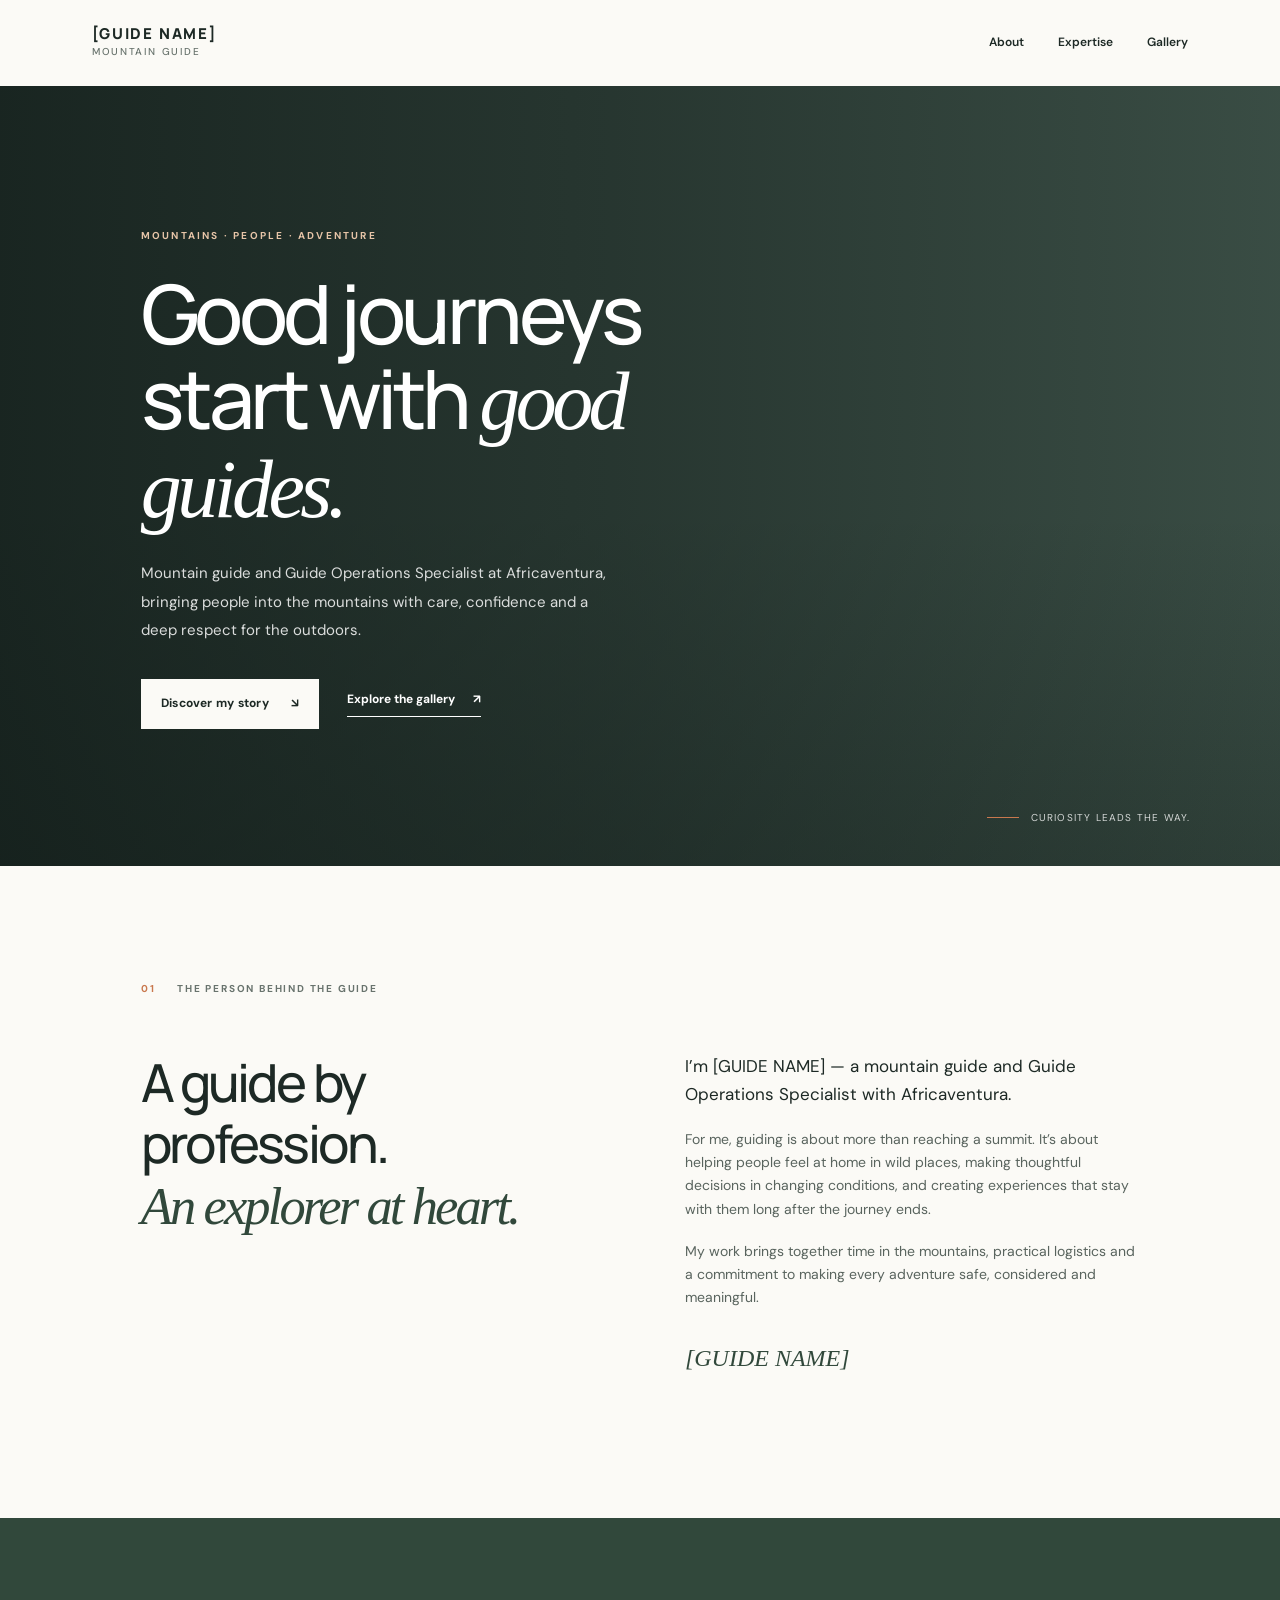
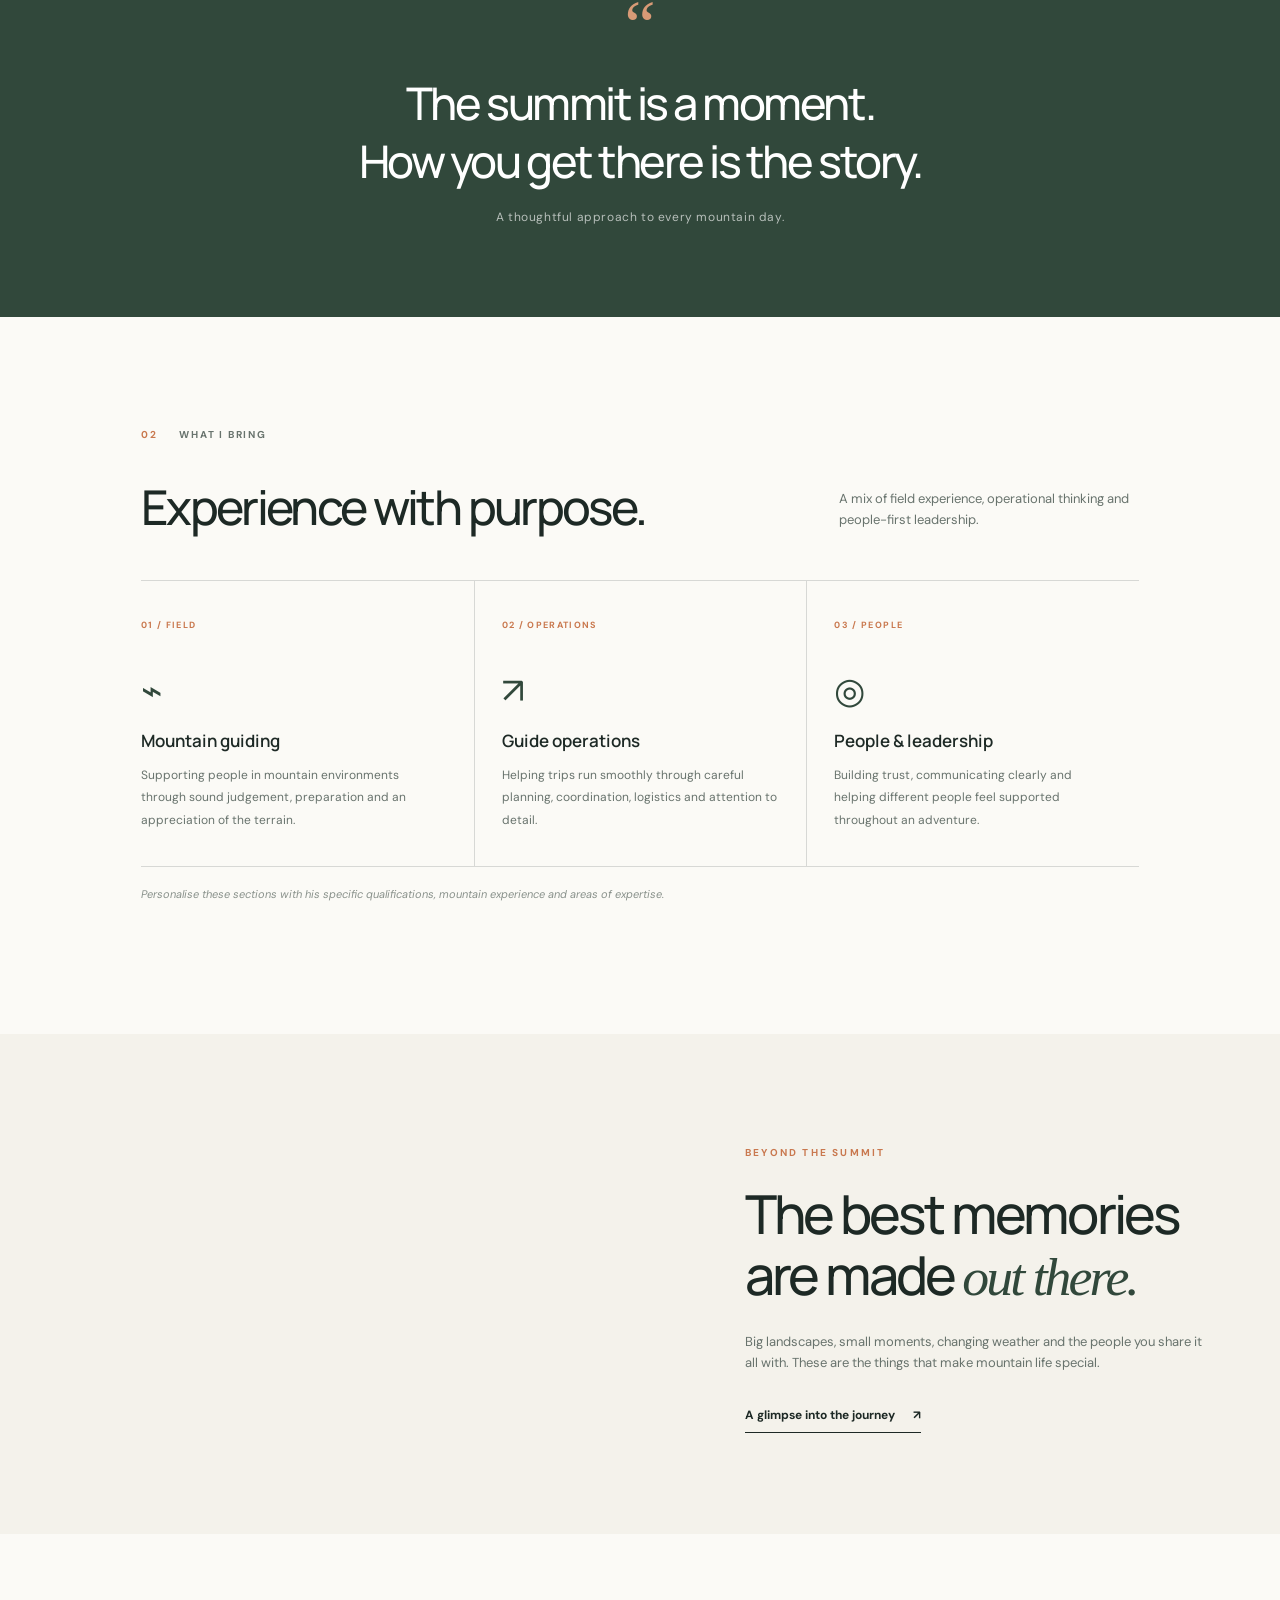
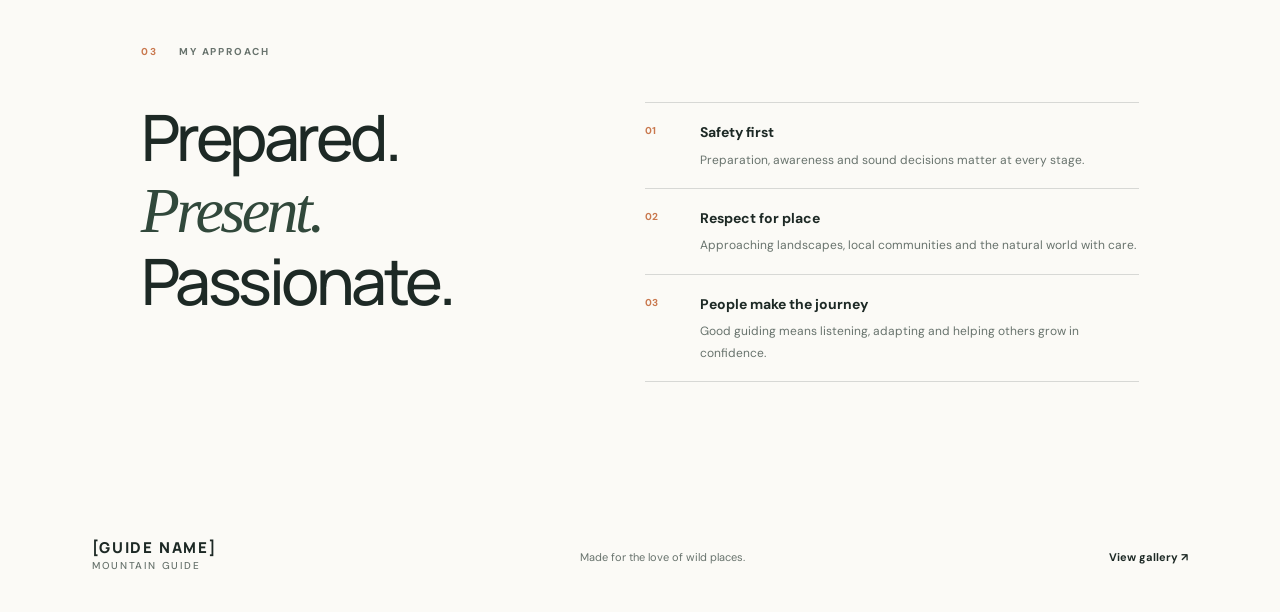
<file: index.html>
<!DOCTYPE html>
<html lang="en">
<head>
  <meta charset="UTF-8">
  <meta name="viewport" content="width=device-width, initial-scale=1">
  <meta name="description" content="Meet [GUIDE NAME], mountain guide and Guide Operations Specialist at Africaventura.">
  <title>[GUIDE NAME] | Mountain Guide &amp; Guide Operations Specialist</title>
  <link rel="stylesheet" href="style.css">
  <link rel="preconnect" href="https://fonts.googleapis.com">
  <link rel="preconnect" href="https://fonts.gstatic.com" crossorigin>
  <link href="https://fonts.googleapis.com/css2?family=DM+Sans:wght@400;500;600;700&family=Manrope:wght@400;500;600;700;800&display=swap" rel="stylesheet">
</head>
<body>
  <header class="site-header">
    <a class="wordmark" href="index.html" aria-label="Home">[GUIDE NAME]<span>Mountain Guide</span></a>
    <nav aria-label="Main navigation">
      <a href="#about">About</a>
      <a href="#expertise">Expertise</a>
      <a href="gallery.html">Gallery</a>
    </nav>
  </header>

  <main>
    <section class="hero">
      <div class="hero-image" role="img" aria-label="Mountain landscape"></div>
      <div class="hero-shade"></div>
      <div class="hero-content">
        <p class="eyebrow">MOUNTAINS · PEOPLE · ADVENTURE</p>
        <h1>Good journeys<br>start with <em>good guides.</em></h1>
        <p class="hero-copy">Mountain guide and Guide Operations Specialist at Africaventura, bringing people into the mountains with care, confidence and a deep respect for the outdoors.</p>
        <div class="hero-actions">
          <a class="button button-light" href="#about">Discover my story <span aria-hidden="true">↘</span></a>
          <a class="text-link light-link" href="gallery.html">Explore the gallery <span aria-hidden="true">↗</span></a>
        </div>
      </div>
      <div class="hero-note"><span class="note-line"></span><span>Curiosity leads the way.</span></div>
    </section>

    <section class="intro section-wrap" id="about">
      <div class="section-label"><span>01</span> THE PERSON BEHIND THE GUIDE</div>
      <div class="intro-grid">
        <div>
          <p class="display-heading">A guide by profession.<br><em>An explorer at heart.</em></p>
        </div>
        <div class="intro-text">
          <p class="lead">I’m [GUIDE NAME] — a mountain guide and Guide Operations Specialist with Africaventura.</p>
          <p>For me, guiding is about more than reaching a summit. It’s about helping people feel at home in wild places, making thoughtful decisions in changing conditions, and creating experiences that stay with them long after the journey ends.</p>
          <p>My work brings together time in the mountains, practical logistics and a commitment to making every adventure safe, considered and meaningful.</p>
          <p class="signature">[GUIDE NAME]</p>
        </div>
      </div>
    </section>

    <section class="quote-band">
      <div class="quote-mark">“</div>
      <blockquote>The summit is a moment.<br>How you get there is the story.</blockquote>
      <p>A thoughtful approach to every mountain day.</p>
    </section>

    <section class="expertise section-wrap" id="expertise">
      <div class="section-label"><span>02</span> WHAT I BRING</div>
      <div class="expertise-heading">
        <h2>Experience with purpose.</h2>
        <p>A mix of field experience, operational thinking and people-first leadership.</p>
      </div>
      <div class="expertise-grid">
        <article class="expertise-card">
          <span class="card-number">01 / FIELD</span>
          <div class="line-icon" aria-hidden="true">⌁</div>
          <h3>Mountain guiding</h3>
          <p>Supporting people in mountain environments through sound judgement, preparation and an appreciation of the terrain.</p>
        </article>
        <article class="expertise-card">
          <span class="card-number">02 / OPERATIONS</span>
          <div class="line-icon" aria-hidden="true">↗</div>
          <h3>Guide operations</h3>
          <p>Helping trips run smoothly through careful planning, coordination, logistics and attention to detail.</p>
        </article>
        <article class="expertise-card">
          <span class="card-number">03 / PEOPLE</span>
          <div class="line-icon" aria-hidden="true">◎</div>
          <h3>People &amp; leadership</h3>
          <p>Building trust, communicating clearly and helping different people feel supported throughout an adventure.</p>
        </article>
      </div>
      <p class="edit-note">Personalise these sections with his specific qualifications, mountain experience and areas of expertise.</p>
    </section>

    <section class="image-feature">
      <div class="feature-photo" role="img" aria-label="Hiker looking across a mountain range"></div>
      <div class="feature-copy">
        <p class="eyebrow">BEYOND THE SUMMIT</p>
        <h2>The best memories<br>are made <em>out there.</em></h2>
        <p>Big landscapes, small moments, changing weather and the people you share it all with. These are the things that make mountain life special.</p>
        <a class="text-link" href="gallery.html">A glimpse into the journey <span aria-hidden="true">↗</span></a>
      </div>
    </section>

    <section class="values section-wrap">
      <div class="section-label"><span>03</span> MY APPROACH</div>
      <div class="values-grid">
        <h2>Prepared.<br><em>Present.</em><br>Passionate.</h2>
        <div class="values-list">
          <div><span>01</span><p><strong>Safety first</strong><br>Preparation, awareness and sound decisions matter at every stage.</p></div>
          <div><span>02</span><p><strong>Respect for place</strong><br>Approaching landscapes, local communities and the natural world with care.</p></div>
          <div><span>03</span><p><strong>People make the journey</strong><br>Good guiding means listening, adapting and helping others grow in confidence.</p></div>
        </div>
      </div>
    </section>
  </main>

  <footer class="site-footer">
    <a class="wordmark footer-wordmark" href="index.html">[GUIDE NAME]<span>Mountain Guide</span></a>
    <p>Made for the love of wild places.</p>
    <a href="gallery.html">View gallery ↗</a>
  </footer>
  <script src="script.js"></script>
</body>
</html>
</file>
<file: style.css>
:root {
  --ink: #1d2925;
  --muted: #68736d;
  --cream: #f4f2eb;
  --paper: #fbfaf6;
  --green: #31483b;
  --orange: #c9784e;
  --line: rgba(29, 41, 37, .16);
  --serif: Georgia, "Times New Roman", serif;
}
* { box-sizing: border-box; }
html { scroll-behavior: smooth; }
body { margin: 0; background: var(--paper); color: var(--ink); font-family: "DM Sans", sans-serif; line-height: 1.65; }
a { color: inherit; text-decoration: none; }
.site-header { height: 86px; padding: 0 7.2%; display: flex; align-items: center; justify-content: space-between; background: var(--paper); position: relative; z-index: 5; }
.wordmark { font: 800 15px/1.2 "Manrope", sans-serif; letter-spacing: .12em; text-transform: uppercase; }
.wordmark span { display: block; font: 500 10px/1.8 "DM Sans", sans-serif; letter-spacing: .16em; color: var(--muted); }
nav { display: flex; align-items: center; gap: 34px; font-size: 12px; font-weight: 600; }
nav a:not(.nav-cta) { transition: color .2s; }
nav a:hover, .site-footer a:hover { color: var(--orange); }
.nav-cta { border: 1px solid var(--ink); padding: 11px 17px; }
.hero { min-height: 660px; height: min(780px, calc(100vh - 86px)); position: relative; color: white; display: flex; align-items: center; overflow: hidden; background: #3d5148; }
.hero-image, .hero-shade { position: absolute; inset: 0; }
.hero-image { background: url("https://images.unsplash.com/photo-1464822759023-fed622ff2c3b?auto=format&fit=crop&w=2200&q=85") center 48%/cover; transform: scale(1.015); }
.hero-shade { background: linear-gradient(90deg, rgba(15,25,22,.78) 0%, rgba(15,25,22,.48) 48%, rgba(15,25,22,.08) 100%), linear-gradient(0deg, rgba(15,25,22,.28), transparent 45%); }
.hero-content { position: relative; z-index: 1; margin-left: 11%; max-width: 670px; padding: 65px 24px 70px 0; }
.eyebrow { font-size: 10px; font-weight: 700; letter-spacing: .22em; text-transform: uppercase; }
.hero .eyebrow { color: #e7c5a8; margin-bottom: 26px; }
h1, h2, .display-heading, blockquote { font-family: "Manrope", sans-serif; letter-spacing: -.055em; font-weight: 500; }
.hero h1 { font-size: clamp(50px, 6.4vw, 88px); line-height: 1.04; margin: 0 0 27px; }
h1 em, h2 em, .display-heading em, .values h2 em { font-family: var(--serif); font-weight: 400; }
.hero-copy { max-width: 470px; font-size: 15px; color: rgba(255,255,255,.84); line-height: 1.9; }
.hero-actions { display: flex; align-items: center; gap: 28px; margin-top: 34px; flex-wrap: wrap; }
.button { display: inline-flex; align-items: center; gap: 22px; padding: 15px 20px; font-size: 12px; font-weight: 700; letter-spacing: .02em; transition: transform .2s, background .2s; }
.button:hover { transform: translateY(-2px); }
.button-light { background: var(--paper); color: var(--ink); }
.button-dark { background: var(--ink); color: white; }
.text-link { font-size: 12px; font-weight: 700; border-bottom: 1px solid currentColor; padding-bottom: 6px; display: inline-flex; gap: 18px; align-items: center; }
.light-link { color: white; }
.hero-note { position: absolute; right: 7%; bottom: 40px; display: flex; align-items: center; gap: 12px; font-size: 10px; letter-spacing: .12em; text-transform: uppercase; color: rgba(255,255,255,.8); }
.note-line { width: 32px; height: 1px; background: var(--orange); }
.section-wrap { padding-left: 11%; padding-right: 11%; }
.intro { padding-top: 115px; padding-bottom: 120px; }
.section-label { font-size: 10px; letter-spacing: .18em; font-weight: 700; color: var(--muted); }
.section-label span { color: var(--orange); margin-right: 18px; }
.intro-grid { display: grid; grid-template-columns: 1fr 1fr; gap: 9%; margin-top: 54px; }
.display-heading { font-size: clamp(36px, 4.1vw, 56px); line-height: 1.17; margin: 0; }
.display-heading em { color: var(--green); }
.intro-text { max-width: 490px; color: #59645e; font-size: 14px; }
.intro-text p { margin-top: 0; margin-bottom: 19px; }
.intro-text .lead { color: var(--ink); font-size: 17px; line-height: 1.7; }
.signature { font-family: var(--serif); font-style: italic; font-size: 24px; color: var(--green); margin-top: 30px !important; }
.quote-band { background: var(--green); color: white; text-align: center; padding: 83px 20px 78px; }
.quote-mark { font: 70px/ .7 var(--serif); color: #d89a76; }
.quote-band blockquote { font-size: clamp(28px, 4vw, 45px); line-height: 1.3; margin: 24px 0 17px; }
.quote-band p { color: rgba(255,255,255,.65); font-size: 12px; letter-spacing: .05em; }
.expertise { padding-top: 110px; padding-bottom: 120px; }
.expertise-heading { display: flex; align-items: end; justify-content: space-between; gap: 30px; margin: 34px 0 45px; }
.expertise-heading h2 { font-size: clamp(34px, 4vw, 48px); margin: 0; line-height: 1.2; }
.expertise-heading p { color: var(--muted); max-width: 300px; font-size: 13px; margin: 0 0 5px; }
.expertise-grid { display: grid; grid-template-columns: repeat(3, 1fr); border-top: 1px solid var(--line); border-bottom: 1px solid var(--line); }
.expertise-card { padding: 29px 27px 35px 0; }
.expertise-card + .expertise-card { border-left: 1px solid var(--line); padding-left: 27px; }
.card-number { font-size: 9px; color: var(--orange); letter-spacing: .15em; font-weight: 700; }
.line-icon { font-size: 36px; color: var(--green); margin: 24px 0 9px; }
.expertise-card h3 { font: 600 17px "Manrope", sans-serif; margin: 0 0 12px; }
.expertise-card p { color: var(--muted); font-size: 12px; line-height: 1.85; margin: 0; }
.edit-note { font-size: 11px; color: #89918b; font-style: italic; margin-top: 18px; }
.image-feature { display: grid; grid-template-columns: 1.05fr .95fr; min-height: 500px; background: var(--cream); }
.feature-photo { background: url("https://images.unsplash.com/photo-1464278533981-50106e6176b1?auto=format&fit=crop&w=1300&q=85") center/cover; min-height: 430px; }
.feature-copy { align-self: center; padding: 65px 12%; }
.feature-copy .eyebrow { color: var(--orange); }
.feature-copy h2 { font-size: clamp(36px, 4.2vw, 55px); line-height: 1.13; margin: 23px 0; }
.feature-copy h2 em { color: var(--green); }
.feature-copy > p:not(.eyebrow) { color: var(--muted); font-size: 13px; margin-bottom: 28px; }
.values { padding-top: 110px; padding-bottom: 120px; }
.values-grid { display: grid; grid-template-columns: .9fr 1.1fr; gap: 10%; margin-top: 42px; }
.values h2 { font-size: clamp(43px, 5vw, 66px); line-height: 1.1; margin: 0; }
.values h2 em { color: var(--green); }
.values-list > div { display: grid; grid-template-columns: 45px 1fr; border-bottom: 1px solid var(--line); padding: 17px 0; gap: 10px; }
.values-list > div:first-child { border-top: 1px solid var(--line); }
.values-list span { font-size: 10px; color: var(--orange); font-weight: 700; padding-top: 3px; }
.values-list p { margin: 0; color: var(--muted); font-size: 12px; line-height: 1.8; }
.values-list strong { display: inline-block; color: var(--ink); font-size: 14px; margin-bottom: 4px; }
.site-footer { min-height: 110px; display: flex; justify-content: space-between; align-items: center; gap: 20px; padding: 25px 7.2%; font-size: 11px; color: var(--muted); }
.footer-wordmark { color: var(--ink); }
.site-footer p { margin: 0; }
.site-footer > a:last-child { font-weight: 700; color: var(--ink); }
.gallery-header { background: var(--paper); }
.gallery-hero { background: var(--green); color: white; padding: 92px 11% 86px; }
.gallery-hero .eyebrow { color: #e7b28e; }
.gallery-hero h1 { font-size: clamp(55px, 7vw, 86px); line-height: 1.02; margin: 22px 0; }
.gallery-hero h1 em { color: #e7b28e; }
.gallery-hero > p:last-child { color: rgba(255,255,255,.7); font-size: 14px; }
.gallery-grid { padding-top: 70px; padding-bottom: 80px; display: grid; grid-template-columns: 1fr 1fr; gap: 48px 25px; }
.gallery-item { margin: 0; min-width: 0; }
.gallery-item img, .image-placeholder { width: 100%; height: 320px; object-fit: cover; background: #e7e5dc; }
.gallery-tall img, .gallery-tall .image-placeholder { height: 450px; }
.gallery-wide { grid-column: span 2; }
.gallery-wide img, .gallery-wide .image-placeholder { height: 430px; }
.image-placeholder { display: none; flex-direction: column; align-items: center; justify-content: center; color: var(--green); gap: 5px; text-align: center; padding: 20px; }
.image-placeholder span { font: italic 30px var(--serif); color: var(--orange); }
.image-placeholder strong { font-size: 15px; }
.image-placeholder small { color: var(--muted); font-size: 11px; }
.gallery-item figcaption { padding-top: 13px; font-size: 12px; color: var(--muted); }
.gallery-item figcaption span { color: var(--orange); font-size: 10px; font-weight: 700; margin-right: 14px; }
@media (max-width: 760px) {
  .site-header { height: auto; min-height: 80px; padding: 20px 6%; align-items: flex-start; gap: 18px; }
  nav { gap: 12px; flex-wrap: wrap; justify-content: flex-end; font-size: 11px; }
  nav .nav-cta { padding: 7px 9px; }
  .wordmark { font-size: 12px; min-width: 110px; }
  .hero { min-height: 650px; height: auto; }
  .hero-content { margin-left: 7%; padding: 90px 7% 100px 0; }
  .hero h1 { font-size: clamp(46px, 12vw, 68px); }
  .hero-note { right: 7%; bottom: 25px; }
  .section-wrap { padding-left: 7%; padding-right: 7%; }
  .intro, .expertise, .values { padding-top: 75px; padding-bottom: 80px; }
  .intro-grid, .values-grid { grid-template-columns: 1fr; gap: 28px; margin-top: 35px; }
  .expertise-heading { display: block; }
  .expertise-heading p { margin-top: 15px; }
  .expertise-grid { grid-template-columns: 1fr; }
  .expertise-card, .expertise-card + .expertise-card { border-left: 0; border-bottom: 1px solid var(--line); padding: 25px 0; }
  .expertise-card:last-child { border-bottom: 0; }
  .line-icon { margin: 12px 0 5px; }
  .image-feature { grid-template-columns: 1fr; }
  .feature-photo { min-height: 330px; }
  .feature-copy { padding: 48px 7%; }
  .site-footer { padding: 25px 6%; flex-wrap: wrap; }
  .site-footer p { order: 3; width: 100%; }
  .gallery-hero { padding: 70px 7%; }
  .gallery-grid { padding-top: 35px; padding-bottom: 50px; grid-template-columns: 1fr; gap: 35px; }
  .gallery-wide { grid-column: auto; }
  .gallery-item img, .image-placeholder, .gallery-tall img, .gallery-tall .image-placeholder, .gallery-wide img, .gallery-wide .image-placeholder { height: 310px; }
}
</file>
